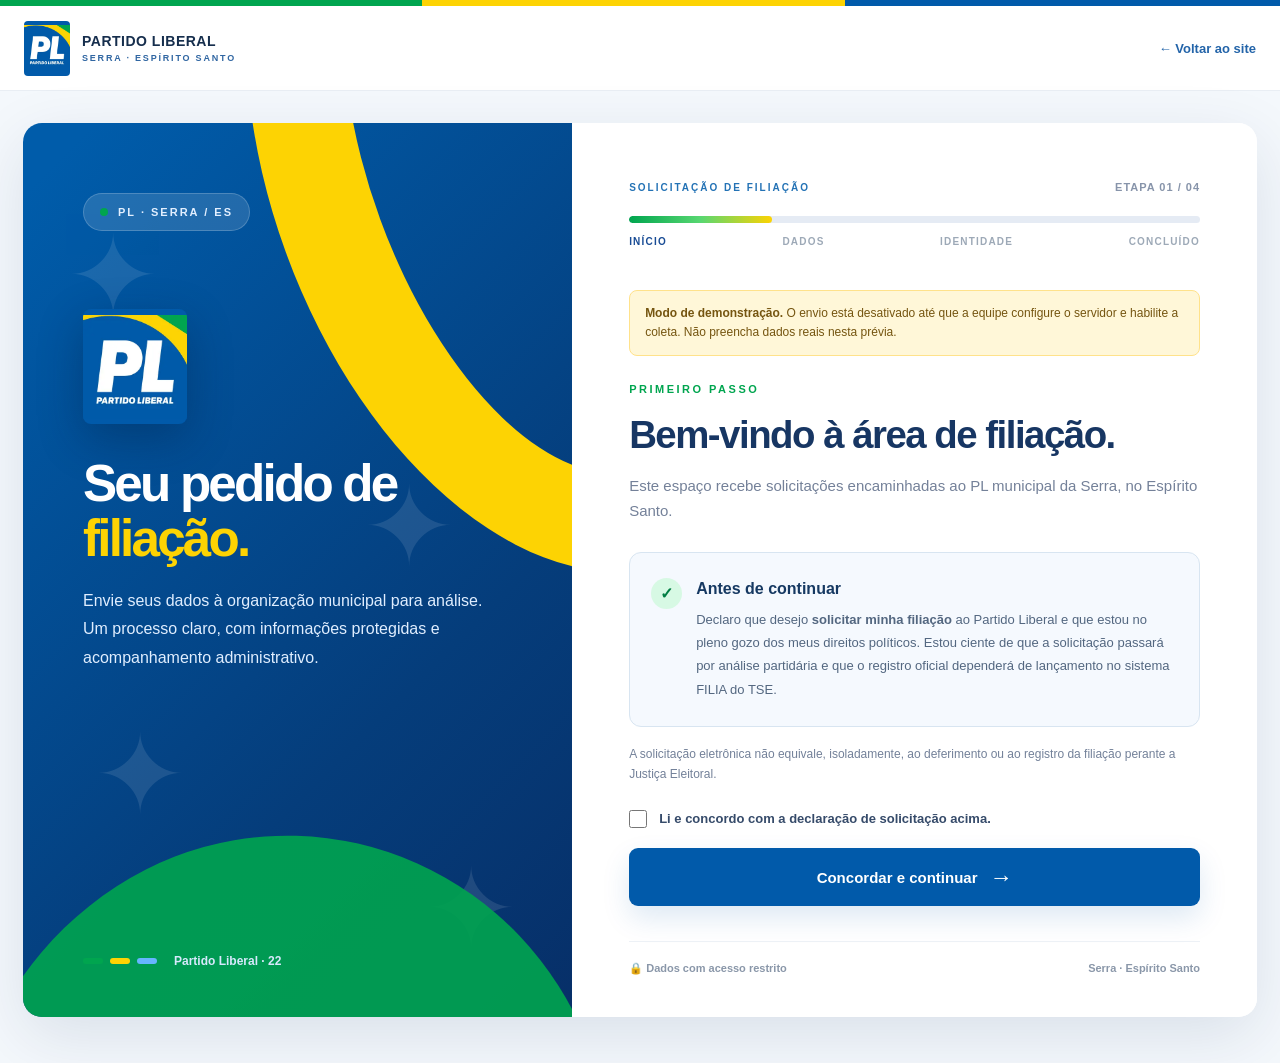
<file: site/filiacao-demo-local.html>
<!DOCTYPE html>

<html lang="pt-BR"><head>
<meta charset="utf-8"/><meta content="width=device-width,initial-scale=1" name="viewport"/>
<meta content="noindex,nofollow" name="robots"/><meta content="#015aaa" name="theme-color"/>
<title>Pedido de filiação | PL Serra / ES</title>
<link href="./assets/favicon.png" rel="icon" sizes="48x48" type="image/png"/>
<link href="./assets/filiacao.7b97603f2350.css" rel="stylesheet"/><script defer="" src="./assets/filiacao.9744a9519655.js"></script></head><body>
<div aria-hidden="true" class="flag-bar"></div>
<header class="mini-nav"><a class="mini-brand" href="#inicio" target="_parent"><img alt="PL Partido Liberal" decoding="async" height="320" src="./assets/logo-320.webp" width="320"/><span><b>PARTIDO LIBERAL</b><small>SERRA · ESPÍRITO SANTO</small></span></a><a class="back-home" href="#inicio" target="_parent">← Voltar ao site</a></header>
<main class="shell">
<aside aria-label="Apresentação da área de filiação" class="visual-panel">
<div aria-hidden="true" class="flag-art"><div class="flag-stripe"></div><div class="star-s1">✦</div><div class="star-s2">✦</div><div class="star-s3">✦</div><div class="star-s4">✦</div></div>
<div class="visual-content"><div class="pill"><span class="pulse"></span> PL · SERRA / ES</div>
<img alt="Logomarca oficial do Partido Liberal" class="hero-logo" decoding="async" height="320" src="./assets/logo-320.webp" width="320"/>
<h1>Seu pedido de<br/><em>filiação.</em></h1>
<p>Envie seus dados à organização municipal para análise. Um processo claro, com informações protegidas e acompanhamento administrativo.</p>
<div class="visual-footer"><span class="swatch green"></span><span class="swatch yellow"></span><span class="swatch blue"></span><span>Partido Liberal · 22</span></div>
</div>
</aside>
<section aria-labelledby="workflow-title" class="workflow">
<div class="workflow-inner">
<div class="workflow-top"><span class="tag">SOLICITAÇÃO DE FILIAÇÃO</span><span class="step-count" id="stepCount">ETAPA 01 / 04</span></div>
<div class="progress"><div class="progress-value" id="progressValue"></div></div>
<ol class="progress-labels"><li class="active">INÍCIO</li><li>DADOS</li><li>IDENTIDADE</li><li>CONCLUÍDO</li></ol>
<div class="demo-warning" role="status"><strong>Modo de demonstração.</strong> O envio está desativado até que a equipe configure o servidor e habilite a coleta. Não preencha dados reais nesta prévia.</div>
<form enctype="multipart/form-data" id="affiliationForm" novalidate="">
<input name="csrf" type="hidden" value=""/>
<div class="step active" data-step="0">
<span class="mini-eyebrow">PRIMEIRO PASSO</span><h2 id="workflow-title">Bem-vindo à área de filiação.</h2>
<p class="lead">Este espaço recebe solicitações encaminhadas ao PL municipal da Serra, no Espírito Santo.</p>
<div class="declaration"><div class="decl-icon">✓</div><div><h3>Antes de continuar</h3>
<p>Declaro que desejo <b>solicitar minha filiação</b> ao Partido Liberal e que estou no pleno gozo dos meus direitos políticos. Estou ciente de que a solicitação passará por análise partidária e que o registro oficial dependerá de lançamento no sistema FILIA do TSE.</p></div></div>
<p class="small-note">A solicitação eletrônica não equivale, isoladamente, ao deferimento ou ao registro da filiação perante a Justiça Eleitoral.</p>
<label class="check-row"><input id="declaration" name="declaration" type="checkbox" value="yes"/><span>Li e concordo com a declaração de solicitação acima.</span></label>
<p aria-live="polite" class="inline-error" id="err0"></p>
<button class="primary-btn" data-next="0" type="button">Concordar e continuar <span aria-hidden="true">→</span></button>
</div>
<div class="step" data-step="1">
<span class="mini-eyebrow">DADOS ELEITORAIS</span><h2>Confirme seus dados.</h2><p class="lead">Informe os dados como constam no seu título eleitoral. Os campos marcados com * são obrigatórios.</p>
<div class="fields"><label class="field full">Nome completo *<input autocomplete="name" maxlength="150" minlength="5" name="name" placeholder="Seu nome completo" required="" type="text"/></label>
<label class="field full">Nº do título de eleitor *<input autocomplete="off" inputmode="numeric" maxlength="15" name="title" placeholder="0000 0000 0000" required=""/></label>
<label class="field">Zona eleitoral *<input inputmode="numeric" maxlength="4" name="zone" placeholder="Zona" required="" type="text"/></label>
<label class="field">Seção eleitoral *<input inputmode="numeric" maxlength="4" name="section" placeholder="Seção" required="" type="text"/></label>
<label class="field">UF eleitoral *<select name="uf" required=""><option selected="" value="ES">ES</option></select></label>
<label class="field">Município eleitoral *<select name="municipality" required=""><option selected="" value="Serra">Serra</option></select></label>
<label class="field">Celular com DDD *<input autocomplete="tel" maxlength="16" name="phone" placeholder="(27) 99999-9999" required="" type="tel"/></label>
<label class="field">E-mail (opcional)<input autocomplete="email" maxlength="254" name="email" placeholder="voce@exemplo.com" type="email"/></label>
</div><p aria-live="polite" class="inline-error" id="err1"></p>
<div class="action-row"><button class="secondary-btn" data-prev="1" type="button">← Voltar</button><button class="primary-btn" data-next="1" type="button">Avançar <span aria-hidden="true">→</span></button></div>
</div>
<div class="step" data-step="2">
<span class="mini-eyebrow">CONFIRMAÇÃO DE IDENTIDADE</span><h2>Envie seu pedido.</h2><p class="lead">Revise os dados. Se necessário, você pode anexar uma foto para conferência documental pela equipe municipal.</p>
<label class="upload" id="uploadDrop"><input accept="image/jpeg,image/png,image/webp" id="photoInput" name="photo" type="file"/><span aria-hidden="true" class="upload-icon">▣</span><strong id="uploadText">Adicionar foto (opcional)</strong><small>JPG, PNG ou WebP, até 5 MB. Sem reconhecimento facial automático.</small><img alt="Prévia da foto selecionada" hidden="" id="photoPreview"/></label>
<div class="photo-tips"><strong>Recomendações</strong><p>• Envie apenas imagens relacionadas ao seu próprio pedido.</p><p>• Certifique-se de que a imagem está nítida, caso escolha anexá-la.</p><p>• A foto ficará disponível somente na área administrativa protegida.</p></div>
<label class="check-row"><input id="privacyAck" name="privacy_ack" required="" type="checkbox" value="yes"/><span>Li o <a href="https://www.gov.br/anpd/pt-br" rel="noopener" target="_blank">aviso de privacidade</a> e estou ciente do tratamento dos meus dados para receber e analisar esta solicitação.</span></label>
<label class="check-row optional"><input name="communications" type="checkbox" value="yes"/><span>Opcional: quero receber informações e comunicações institucionais do partido. Posso retirar essa autorização posteriormente.</span></label>
<div aria-hidden="true" class="honeypot"><label>Deixe em branco<input autocomplete="off" name="honeypot" tabindex="-1" type="text"/></label></div>
<p aria-live="polite" class="inline-error" id="err2" role="alert"></p>
<div class="action-row"><button class="secondary-btn" data-prev="2" type="button">← Voltar</button><button class="primary-btn" disabled="" id="sendButton" type="submit">Enviar solicitação <span aria-hidden="true">→</span></button></div>
<p class="small-note">Envio bloqueado nesta prévia. Depois que a instalação estiver configurada, a equipe poderá ativar os recebimentos.</p>
</div>
<div class="step" data-step="3" id="finalStep"><div class="success-mark">✓</div><h2>Solicitação recebida!</h2><p class="lead">Esta é apenas uma prévia. Nenhum pedido foi armazenado. Guarde o número de protocolo.</p><div class="protocol"><small>PROTOCOLO</small><strong id="protocolValue">—</strong><button class="copy-btn" id="copyProtocol" type="button">Copiar</button></div><p class="small-note">Este comprovante não é uma certidão de filiação. Sua situação de filiado deverá ser conferida após o processamento oficial no FILIA.</p><a class="primary-btn return-btn" href="#inicio" target="_parent">Voltar ao site <span aria-hidden="true">→</span></a></div>
</form>
<div class="trust-foot"><span>🔒 Dados com acesso restrito</span><span>Serra · Espírito Santo</span></div>
</div>
</section>
</main></body></html>
</file>
<file: site/assets/filiacao.7b97603f2350.css>
:root{--blue:#015aaa;--deep:#092c5b;--navy:#0b2b57;--yellow:#fdd303;--green:#00a54f;--ink:#162e4d;--muted:#71819b;--line:#dfe7f1;--bg:#eff5fb}
*{box-sizing:border-box}body{margin:0;background:#f4f8fc;color:var(--ink);font-family:Inter,"Segoe UI",Arial,sans-serif;min-width:320px}a{text-decoration:none;color:inherit}button,input,select{font:inherit}button{cursor:pointer}:focus-visible{outline:3px solid #2baa74;outline-offset:3px}.flag-bar{height:6px;background:linear-gradient(90deg,#00a54f 0 33%,#fdd303 33% 66%,#015aaa 66%)}.mini-nav{height:85px;background:#fff;padding:0 max(24px,calc((100vw - 1390px)/2));display:flex;align-items:center;justify-content:space-between;border-bottom:1px solid #e9eef4}.mini-brand{display:flex;gap:12px;align-items:center}.mini-brand img{width:46px;height:55px;object-fit:contain;background:#015aaa;border-radius:4px}.mini-brand span{display:flex;flex-direction:column;gap:4px}.mini-brand b{font-size:14px;letter-spacing:.5px}.mini-brand small{font-size:9px;font-weight:800;letter-spacing:1.8px;color:#3066a2}.back-home{color:#2364a9;font-weight:750;font-size:13px}.back-home:hover{text-decoration:underline}.shell{width:min(1410px,calc(100% - 46px));margin:32px auto 46px;display:grid;grid-template-columns:minmax(350px,.89fr) minmax(490px,1.11fr);min-height:745px;background:#fff;box-shadow:0 19px 65px #0a26551c;border-radius:19px;overflow:hidden}.visual-panel{position:relative;background:linear-gradient(135deg,#005caa 5%,#053d7b 66%,#072f68 100%);overflow:hidden;color:#fff;min-height:740px}.visual-panel:after{content:"";position:absolute;z-index:0;inset:auto -45% -55% -12%;width:120%;height:75%;background:var(--green);border-radius:65% 60% 0 0;transform:rotate(-27deg);opacity:.9}.flag-art{position:absolute;inset:0;overflow:hidden}.flag-stripe{position:absolute;z-index:1;right:-40%;top:-43%;width:95%;height:95%;border-radius:50%;border:100px solid var(--yellow);transform:rotate(-20deg)}.flag-art .star-s1,.flag-art .star-s2,.flag-art .star-s3,.flag-art .star-s4{position:absolute;color:#fff;opacity:.10;font-size:110px}.star-s1{top:10%;left:8%}.star-s2{top:38%;left:62%}.star-s3{bottom:20%;left:13%}.star-s4{bottom:5%;right:10%}.visual-content{position:relative;z-index:2;display:flex;flex-direction:column;align-items:flex-start;min-height:100%;padding:70px 60px 49px}.pill{display:flex;gap:10px;align-items:center;color:#e2efff;font-size:11px;letter-spacing:2px;font-weight:850;background:#ffffff22;border:1px solid #ffffff30;padding:12px 16px;border-radius:30px}.pulse{width:8px;height:8px;background:var(--green);border-radius:50%}.hero-logo{width:104px;height:115px;object-fit:contain;margin-top:78px;background:#015aaa;box-shadow:0 15px 45px #001a3b55;border-radius:8px}.visual-content h1{font-size:clamp(42px,4vw,64px);letter-spacing:-2.8px;line-height:1.07;margin:33px 0 20px}.visual-content h1 em{font-style:normal;color:var(--yellow)}.visual-content p{font-size:16px;line-height:1.8;max-width:400px;color:#e0eeff;margin:0}.visual-footer{margin-top:auto;padding-top:75px;display:flex;align-items:center;gap:7px;font-size:12px;font-weight:700;color:#d7e9fd}.swatch{width:20px;height:6px;border-radius:20px}.green{background:var(--green)}.yellow{background:var(--yellow)}.blue{background:#66b5ff}.visual-footer>span:last-child{margin-left:10px}.workflow{background:#fff}.workflow-inner{max-width:690px;padding:58px 57px 42px;margin:0 auto}.workflow-top{display:flex;justify-content:space-between;align-items:center;gap:20px}.tag{font-size:10px;color:#2372b5;font-weight:900;letter-spacing:2px}.step-count{font-size:11px;letter-spacing:1px;color:#8794aa;font-weight:850}.progress{height:7px;background:#e5ebf4;border-radius:30px;overflow:hidden;margin-top:23px}.progress-value{width:25%;height:100%;border-radius:30px;background:linear-gradient(90deg,var(--green),#58d771,var(--yellow));transition:width .35s}.progress-labels{display:flex;justify-content:space-between;padding:0;margin:13px 0 43px;list-style:none}.progress-labels li{font-size:10px;letter-spacing:1.2px;color:#9da9b7;font-weight:850}.progress-labels li.active{color:#194c95}.step{display:none;animation:appear .25s ease}.step.active{display:block}@keyframes appear{from{opacity:0;transform:translateY(5px)}to{opacity:1;transform:translateY(0)}}.mini-eyebrow{color:var(--green);font-size:11px;font-weight:850;letter-spacing:2.5px}.step h2{font-size:clamp(29px,3vw,41px);line-height:1.15;letter-spacing:-1.5px;color:#173663;margin:16px 0 15px}.lead{font-size:15px;color:#748199;line-height:1.7;margin:0 0 28px}.declaration{display:flex;gap:14px;padding:25px 21px;border:1px solid #d8e5f1;background:#f5f9fe;border-radius:12px}.decl-icon{display:grid;place-items:center;background:#d7f9e4;border-radius:50%;height:31px;width:31px;flex:none;color:#007d43;font-weight:900}.declaration h3{margin:2px 0 10px;font-size:16px;color:#163962}.declaration p{font-size:13px;line-height:1.8;margin:0;color:#536780}.small-note{margin:17px 0 22px;font-size:12px;line-height:1.7;color:#738199}.check-row{display:flex;align-items:flex-start;gap:12px;line-height:1.58;margin:24px 0 19px;color:#364b6a;font-size:13px;font-weight:650;cursor:pointer}.check-row input{accent-color:#02884d;width:18px;height:18px;flex:none;margin:1px 0 0}.check-row a{color:#005eac;text-decoration:underline;text-underline-offset:3px}.check-row.optional{font-weight:450;margin:4px 0 22px}.primary-btn{width:100%;border:0;border-radius:9px;min-height:58px;background:var(--blue);color:white;display:flex;align-items:center;justify-content:center;gap:12px;font-size:15px;font-weight:850;box-shadow:0 12px 28px #0b58aa22}.primary-btn:hover:not(:disabled){background:#06477e}.primary-btn:disabled{opacity:.45;cursor:not-allowed}.primary-btn span{font-size:23px}.fields{display:grid;grid-template-columns:1fr 1fr;gap:18px 18px}.field{display:flex;flex-direction:column;gap:9px;font-size:13px;font-weight:740;color:#344c69}.field.full{grid-column:1/-1}.field input,.field select{width:100%;height:54px;border-radius:9px;border:1px solid #dfe7f1;color:#153558;padding:0 17px;background:#f7f9fc;outline:none;transition:border .2s,background .2s}.field input:focus,.field select:focus{border-color:#0171d1;background:#fff;box-shadow:0 0 0 3px #0171d116}.field input::placeholder{color:#a6b5c6}.action-row{display:flex;gap:13px;margin-top:22px}.secondary-btn{min-width:116px;border:1px solid #d9e3ee;border-radius:9px;background:#fff;color:#2b5684;font-weight:750}.action-row .primary-btn{flex:1}.upload{position:relative;min-height:201px;width:100%;border:2px dashed #a8c8eb;border-radius:16px;display:flex;flex-direction:column;align-items:center;justify-content:center;gap:7px;text-align:center;background:#f5f9ff;cursor:pointer;overflow:hidden;padding:18px}.upload:hover{border-color:#2778bb}.upload input{position:absolute;width:1px;height:1px;opacity:0}.upload-icon{display:grid;place-items:center;width:58px;height:58px;border-radius:50%;background:#e4ecfa;color:#155ca0;font-size:27px}.upload strong{color:#224b83;font-size:14px}.upload small{color:#7288a2;font-size:11px}.upload img{max-height:190px;max-width:100%;object-fit:contain;border-radius:8px}.photo-tips{border-radius:12px;padding:19px 22px;background:#f4f7fb;margin:18px 0}.photo-tips strong{font-size:13px;color:#17365b}.photo-tips p{font-size:12px;margin:10px 0 0;line-height:1.5;color:#586e86}.inline-error{color:#be3444;font-weight:750;font-size:12px;margin:11px 0;min-height:0}.demo-warning{color:#755510;background:#fff7d8;border:1px solid #ffe28b;border-radius:8px;padding:13px 15px;font-size:12px;line-height:1.6;margin-bottom:23px}.trust-foot{border-top:1px solid #edf1f6;margin-top:35px;padding-top:20px;display:flex;justify-content:space-between;gap:14px;color:#8a97a9;font-size:11px;font-weight:650}.honeypot{position:absolute;left:-9999px;width:1px;height:1px;overflow:hidden}.success-mark{background:#dcf9e5;color:#028d4a;border-radius:50%;width:75px;height:75px;display:grid;place-items:center;font-size:43px;margin:26px 0}.protocol{margin:24px 0 18px;padding:21px;border:1px solid #d6e3ed;background:#f3f8fc;border-radius:12px;display:flex;align-items:center;gap:13px;flex-wrap:wrap}.protocol small{font-size:10px;color:#6c86a1;letter-spacing:1.2px;font-weight:850;width:100%}.protocol strong{font-size:23px;color:#134c93;letter-spacing:1px}.copy-btn{border:1px solid #bed3e7;background:white;border-radius:6px;padding:8px 11px;font-size:11px;color:#155994;font-weight:800;margin-left:auto}.return-btn{margin-top:27px}.return-btn:hover{text-decoration:none}
@media(max-width:1050px){.shell{grid-template-columns:minmax(275px,.75fr) minmax(450px,1.25fr)}.visual-content{padding:54px 38px 45px}.workflow-inner{padding:50px 38px 37px}.hero-logo{margin-top:64px}.flag-stripe{right:-60%}}
@media(max-width:800px){.shell{grid-template-columns:1fr;margin:15px auto 25px;width:min(680px,calc(100% - 24px))}.visual-panel{min-height:218px}.visual-content{padding:25px 29px 30px;display:block}.visual-content .pill,.visual-content p,.visual-footer{display:none}.hero-logo{float:right;width:70px;height:79px;margin:0}.visual-content h1{font-size:32px;margin:40px 0 0}.flag-stripe{right:-25%;top:-100%;width:70%;height:190%;border-width:50px}.workflow-inner{padding:31px 32px 36px}.mini-nav{height:70px;padding:0 19px}.mini-brand img{width:37px;height:44px}}
@media(max-width:520px){.workflow-inner{padding:27px 21px}.visual-panel{min-height:177px}.visual-content h1{font-size:29px;margin-top:37px}.hero-logo{width:60px;height:69px}.mini-brand b{font-size:12px}.mini-brand small{font-size:8px;letter-spacing:1px}.back-home{font-size:12px}.step h2{font-size:29px}.fields{grid-template-columns:1fr;gap:14px}.field.full{grid-column:auto}.action-row{gap:8px}.secondary-btn{min-width:94px}.progress-labels li{font-size:8.5px;letter-spacing:.6px}.trust-foot{font-size:10px;flex-wrap:wrap}.progress-labels{margin-bottom:33px}.step .lead{font-size:13px}.declaration{padding:19px 15px}.check-row{font-size:12px}.protocol strong{font-size:18px}.shell{border-radius:12px}}
@media(prefers-reduced-motion:reduce){*,*:before,*:after{animation:none!important;transition:none!important}}
</file>
